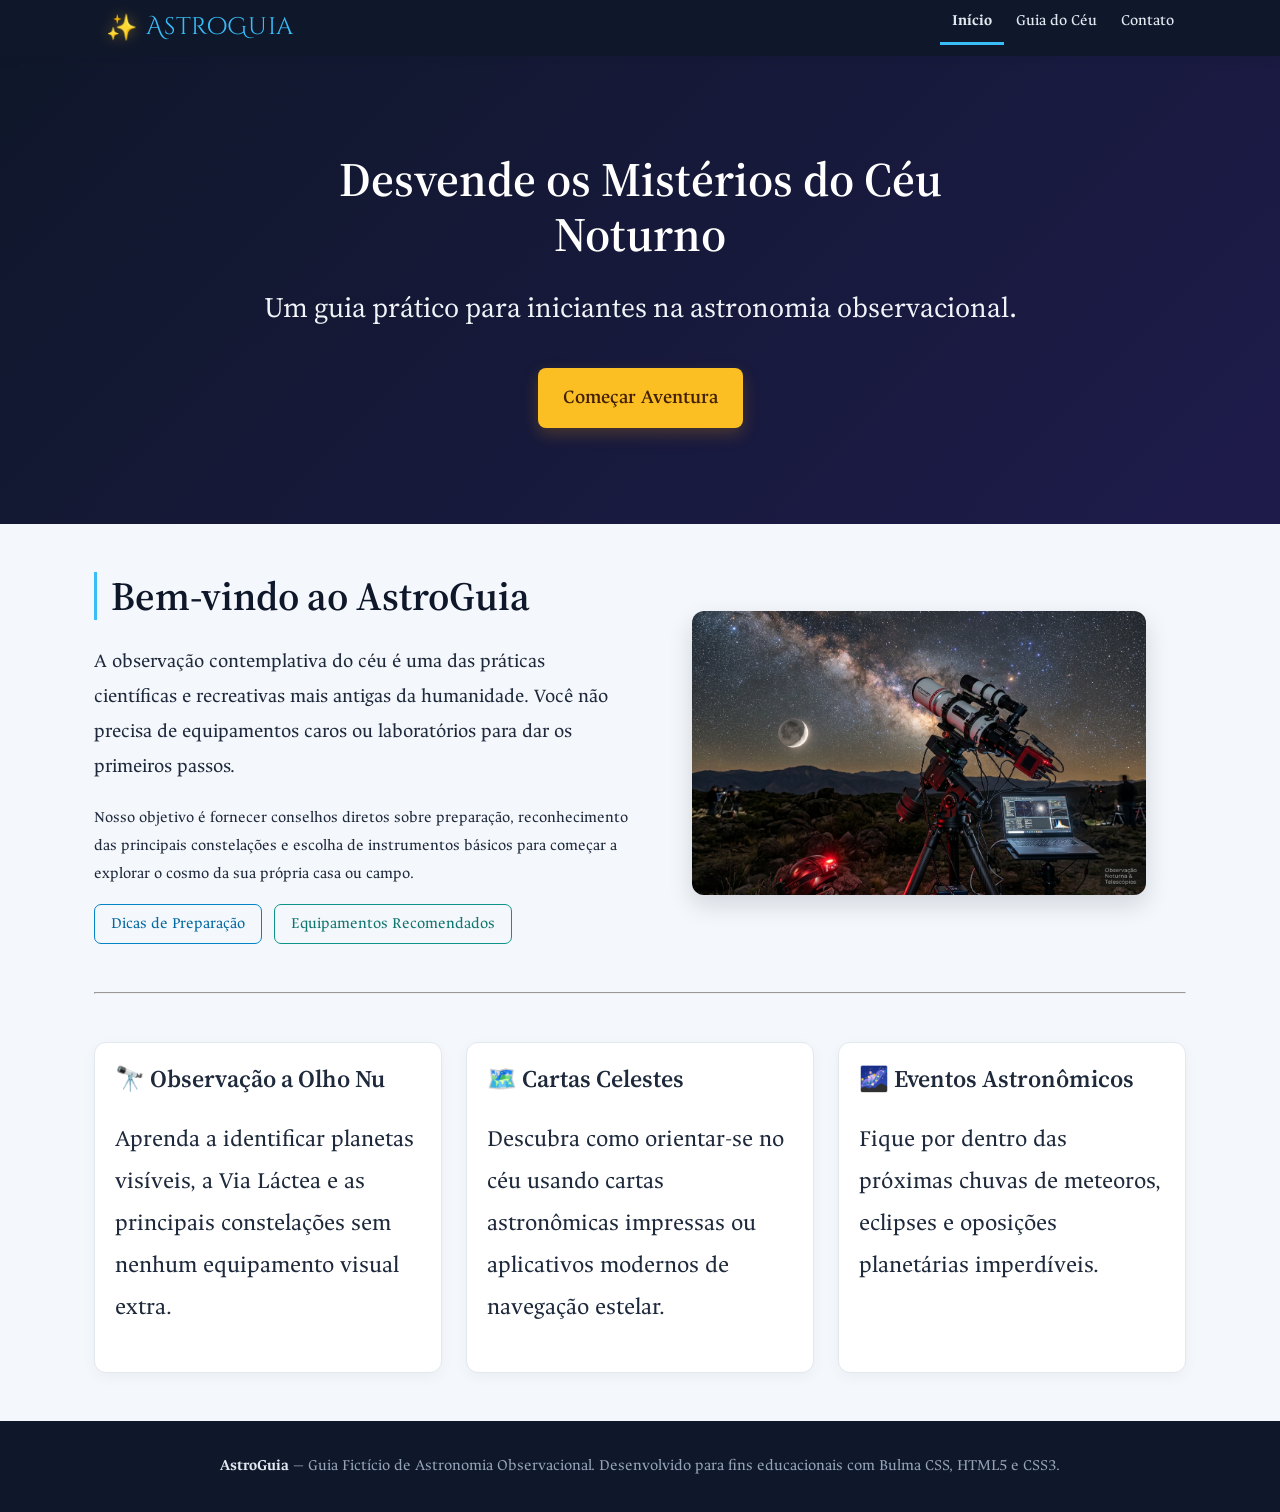
<file: index.html>
<!DOCTYPE html>
<html lang="pt-BR">
<head>
  <meta charset="UTF-8">
  <meta name="viewport" content="width=device-width, initial-scale=1.0">
  <title>Guia de Observação do Céu - Início</title>
  <link rel="preconnect" href="https://fonts.googleapis.com">
  <link rel="preconnect" href="https://fonts.gstatic.com" crossorigin>
  <link href="https://fonts.googleapis.com/css2?family=Cinzel+Decorative:wght@400&display=swap" rel="stylesheet">
  <link href="https://fonts.googleapis.com/css2?family=Ancizar+Serif:ital,wght@0,300..900;1,300..900&family=Source+Serif+4:ital,opsz,wght@0,8..60,200..900;1,8..60,200..900&display=swap" rel="stylesheet">
  <link rel="stylesheet" href="style.css">
</head>
<body>

  <!-- Header & Navigation -->
  <header class="header-custom">
    <nav class="navbar is-dark" aria-label="Navegação Principal">
      <div class="container">
        <div class="navbar-brand">
          <a class="navbar-item has-text-weight-bold is-size-4 title-logo" href="index.html">
            <span class="logo-sparkle" aria-hidden="true">✨</span><span class="cinzel-decorative-regular">AstroGuia</span>
          </a>
        </div>
        <div class="navbar-menu is-active">
          <div class="navbar-end">
            <ul class="navbar-nav-list">
              <li><a href="index.html" class="navbar-item is-active-page">Início</a></li>
              <li><a href="about.html" class="navbar-item">Guia do Céu</a></li>
              <li><a href="contact.html" class="navbar-item">Contato</a></li>
            </ul>
          </div>
        </div>
      </div>
    </nav>
  </header>

  <!-- Hero Section -->
  <section class="hero is-medium is-link hero-bg">
    <div class="hero-body text-center">
      <div class="container">
        <h1 class="title is-1 has-text-white">
          Desvende os Mistérios do Céu Noturno
        </h1>
        <p class="subtitle is-3 has-text-light mt-3">
          Um guia prático para iniciantes na astronomia observacional.
        </p>
        <a href="about.html" class="button is-warning is-large mt-4 font-weight-bold">Começar Aventura</a>
      </div>
    </div>
  </section>

  <!-- Main Content -->
  <main class="section">
    <div class="container">
      <div class="columns is-vcentered">
        <div class="column is-6">
          <h2 class="title is-2 custom-heading">Bem-vindo ao AstroGuia</h2>
          <p class="content is-size-5">
            A observação contemplativa do céu é uma das práticas científicas e recreativas mais antigas da humanidade. Você não precisa de equipamentos caros ou laboratórios para dar os primeiros passos.
          </p>
          <p class="content">
            Nosso objetivo é fornecer conselhos diretos sobre preparação, reconhecimento das principais constelações e escolha de instrumentos básicos para começar a explorar o cosmo da sua própria casa ou campo.
          </p>
          <div class="buttons">
            <a href="about.html#preparacao" class="button is-info is-outlined">Dicas de Preparação</a>
            <a href="about.html#equipamentos" class="button is-primary is-outlined">Equipamentos Recomendados</a>
          </div>
        </div>
        <div class="column is-6">
          <figure class="image custom-card-img">
            <img src="images/telescopio.png" alt="Telescópio montado sob o céu estrelado, com a Via Láctea e a Lua ao fundo">
          </figure>
        </div>
      </div>

      <hr class="my-6">

      <!-- Destaques -->
      <div class="columns">
        <div class="column is-4">
          <div class="box feature-card">
            <h3 class="title is-4">🔭 Observação a Olho Nu</h3>
            <p>Aprenda a identificar planetas visíveis, a Via Láctea e as principais constelações sem nenhum equipamento visual extra.</p>
          </div>
        </div>
        <div class="column is-4">
          <div class="box feature-card">
            <h3 class="title is-4">🗺️ Cartas Celestes</h3>
            <p>Descubra como orientar-se no céu usando cartas astronômicas impressas ou aplicativos modernos de navegação estelar.</p>
          </div>
        </div>
        <div class="column is-4">
          <div class="box feature-card">
            <h3 class="title is-4">🌌 Eventos Astronômicos</h3>
            <p>Fique por dentro das próximas chuvas de meteoros, eclipses e oposições planetárias imperdíveis.</p>
          </div>
        </div>
      </div>
    </div>
  </main>

  <!-- Footer -->
  <footer class="footer custom-footer">
    <div class="content has-text-centered">
      <p>
        <strong>AstroGuia</strong> — Guia Fictício de Astronomia Observacional. Desenvolvido para fins educacionais com Bulma CSS, HTML5 e CSS3.
      </p>
    </div>
  </footer>

</body>
</html>
</file>
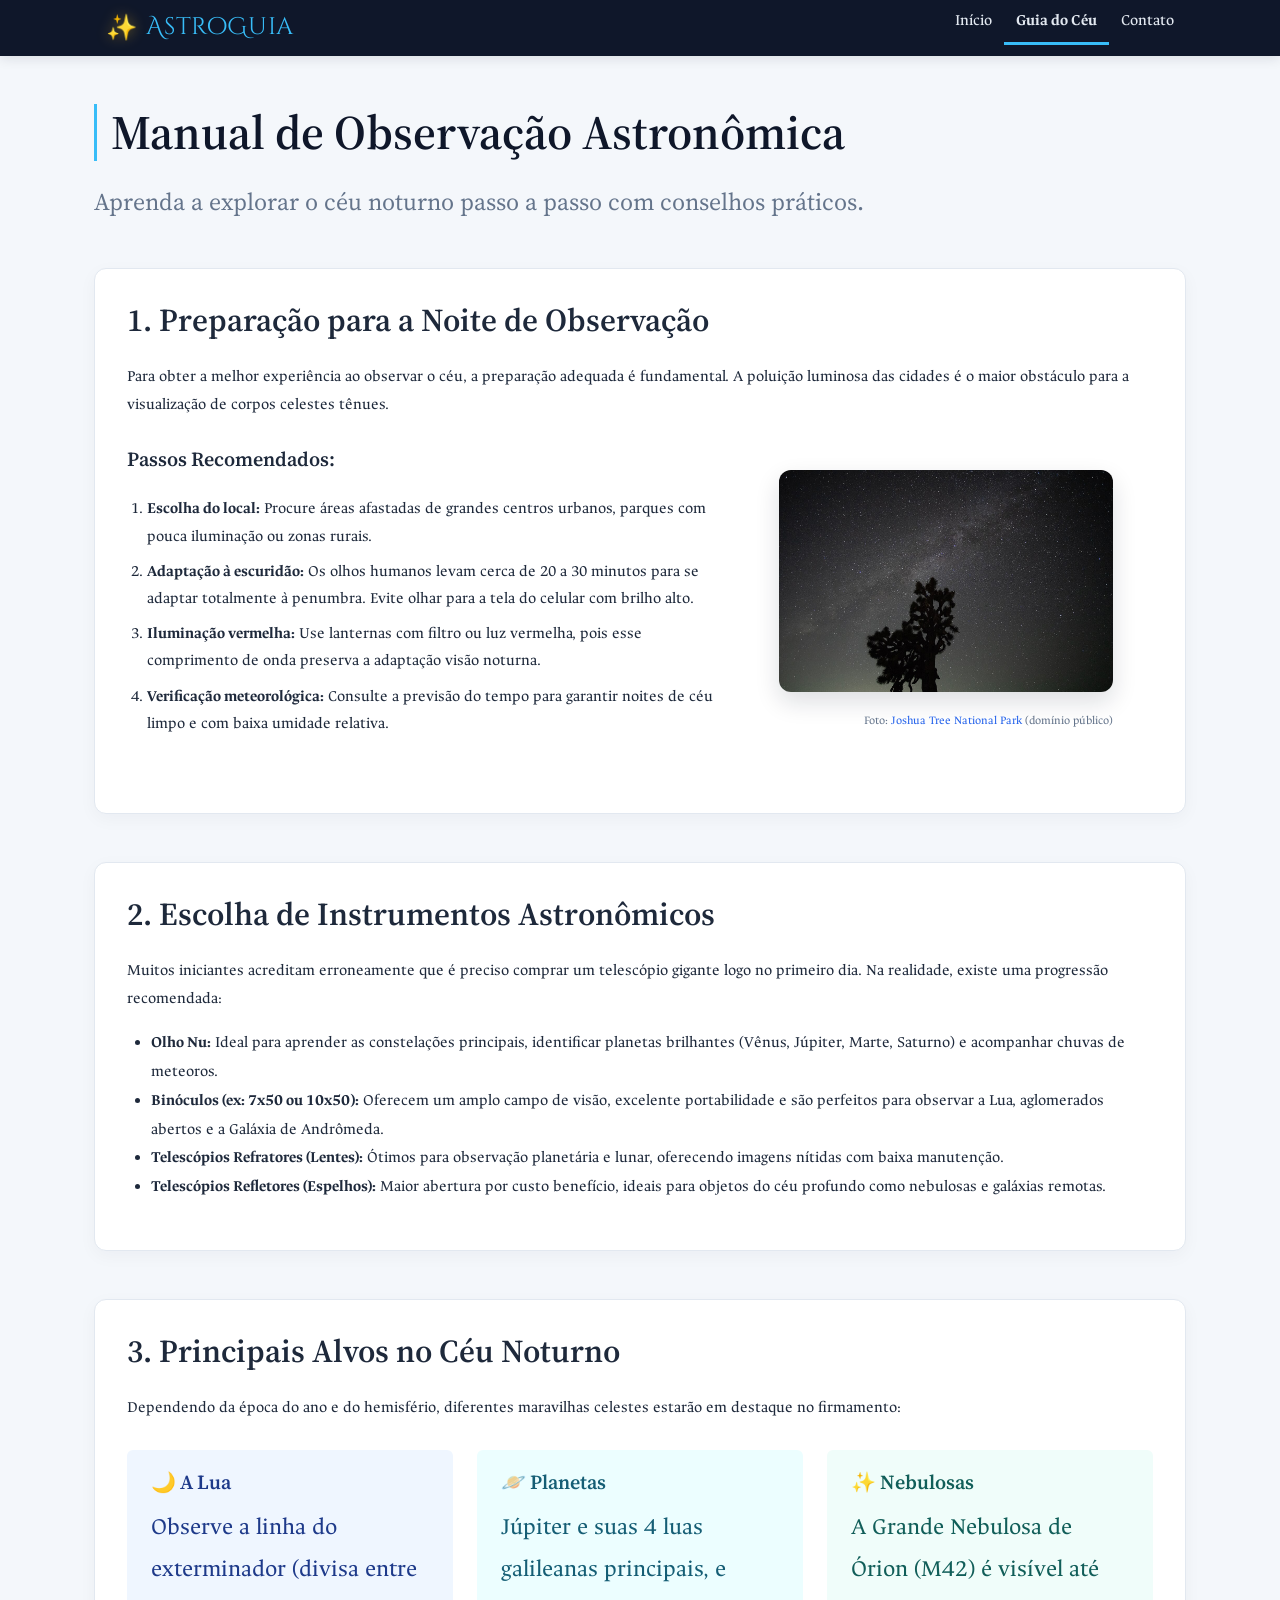
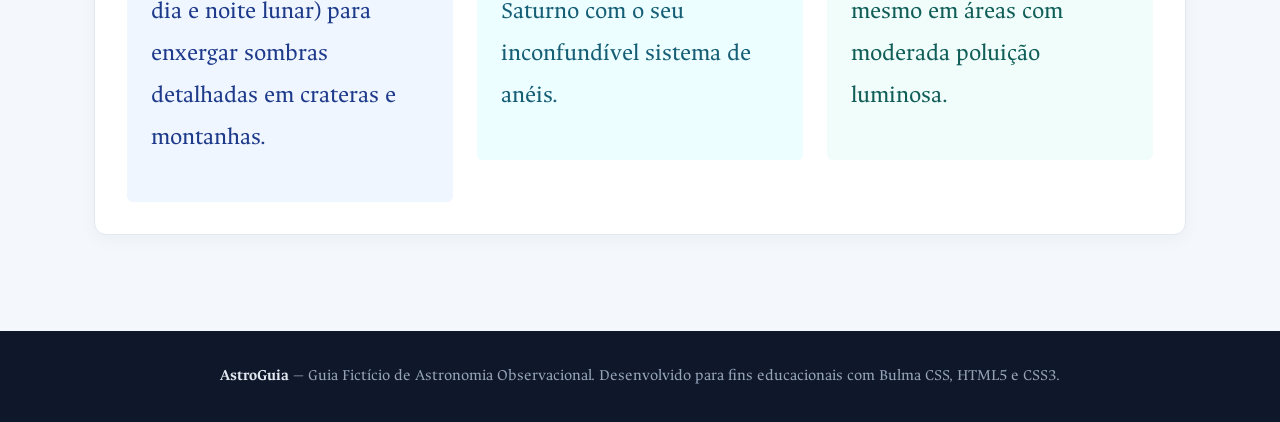
<file: about.html>
<!DOCTYPE html>
<html lang="pt-BR">
<head>
  <meta charset="UTF-8">
  <meta name="viewport" content="width=device-width, initial-scale=1.0">
  <title>Guia do Céu - Astronomia Observacional</title>
  <link rel="preconnect" href="https://fonts.googleapis.com">
  <link rel="preconnect" href="https://fonts.gstatic.com" crossorigin>
  <link href="https://fonts.googleapis.com/css2?family=Cinzel+Decorative:wght@400&display=swap" rel="stylesheet">
  <link href="https://fonts.googleapis.com/css2?family=Ancizar+Serif:ital,wght@0,300..900;1,300..900&family=Source+Serif+4:ital,opsz,wght@0,8..60,200..900;1,8..60,200..900&display=swap" rel="stylesheet">
  <link rel="stylesheet" href="style.css">
</head>
<body>

  <!-- Header & Navigation -->
  <header class="header-custom">
    <nav class="navbar is-dark" aria-label="Navegação Principal">
      <div class="container">
        <div class="navbar-brand">
          <a class="navbar-item has-text-weight-bold is-size-4 title-logo" href="index.html">
            <span class="logo-sparkle" aria-hidden="true">✨</span><span class="cinzel-decorative-regular">AstroGuia</span>
          </a>
        </div>
        <div class="navbar-menu is-active">
          <div class="navbar-end">
            <ul class="navbar-nav-list">
              <li><a href="index.html" class="navbar-item">Início</a></li>
              <li><a href="about.html" class="navbar-item is-active-page">Guia do Céu</a></li>
              <li><a href="contact.html" class="navbar-item">Contato</a></li>
            </ul>
          </div>
        </div>
      </div>
    </nav>
  </header>

  <main class="section">
    <div class="container">

      <!-- Intro Section -->
      <section class="mb-6">
        <h1 class="title is-1 custom-heading">Manual de Observação Astronômica</h1>
        <p class="subtitle is-4 text-muted">Aprenda a explorar o céu noturno passo a passo com conselhos práticos.</p>
      </section>

      <!-- Section: Preparação -->
      <section id="preparacao" class="box content-section mb-6">
        <h2 class="title is-3">1. Preparação para a Noite de Observação</h2>
        <p>
          Para obter a melhor experiência ao observar o céu, a preparação adequada é fundamental. A poluição luminosa das cidades é o maior obstáculo para a visualização de corpos celestes tênues.
        </p>

        <div class="columns is-vcentered my-4">
          <div class="column is-7">
            <h3 class="title is-5">Passos Recomendados:</h3>
            <ol class="custom-list">
              <li><strong>Escolha do local:</strong> Procure áreas afastadas de grandes centros urbanos, parques com pouca iluminação ou zonas rurais.</li>
              <li><strong>Adaptação à escuridão:</strong> Os olhos humanos levam cerca de 20 a 30 minutos para se adaptar totalmente à penumbra. Evite olhar para a tela do celular com brilho alto.</li>
              <li><strong>Iluminação vermelha:</strong> Use lanternas com filtro ou luz vermelha, pois esse comprimento de onda preserva a adaptação visão noturna.</li>
              <li><strong>Verificação meteorológica:</strong> Consulte a previsão do tempo para garantir noites de céu limpo e com baixa umidade relativa.</li>
            </ol>
          </div>
          <div class="column is-5">
            <figure class="image custom-card-img">
              <img src="images/mapa-estelar.jpg" alt="Via Láctea e céu estrelado sobre uma árvore Joshua no Parque Nacional Joshua Tree">
              <figcaption class="image-credit">
                Foto: <a href="https://commons.wikimedia.org/wiki/File:Stars_and_Milky_Way_above_a_Joshua_tree_(53433923406).jpg">Joshua Tree National Park</a> (domínio público)
              </figcaption>
            </figure>
          </div>
        </div>
      </section>

      <!-- Section: Equipamentos -->
      <section id="equipamentos" class="box content-section mb-6">
        <h2 class="title is-3">2. Escolha de Instrumentos Astronômicos</h2>
        <p>
          Muitos iniciantes acreditam erroneamente que é preciso comprar um telescópio gigante logo no primeiro dia. Na realidade, existe uma progressão recomendada:
        </p>

        <ul class="custom-bullet-list mt-3">
          <li><strong>Olho Nu:</strong> Ideal para aprender as constelações principais, identificar planetas brilhantes (Vênus, Júpiter, Marte, Saturno) e acompanhar chuvas de meteoros.</li>
          <li><strong>Binóculos (ex: 7x50 ou 10x50):</strong> Oferecem um amplo campo de visão, excelente portabilidade e são perfeitos para observar a Lua, aglomerados abertos e a Galáxia de Andrômeda.</li>
          <li><strong>Telescópios Refratores (Lentes):</strong> Ótimos para observação planetária e lunar, oferecendo imagens nítidas com baixa manutenção.</li>
          <li><strong>Telescópios Refletores (Espelhos):</strong> Maior abertura por custo benefício, ideais para objetos do céu profundo como nebulosas e galáxias remotas.</li>
        </ul>
      </section>

      <!-- Section: O que observar -->
      <section id="objetos" class="box content-section mb-6">
        <h2 class="title is-3">3. Principais Alvos no Céu Noturno</h2>
        <p>
          Dependendo da época do ano e do hemisfério, diferentes maravilhas celestes estarão em destaque no firmamento:
        </p>
        <div class="columns mt-2">
          <div class="column is-4">
            <div class="notification is-link is-light">
              <h4 class="title is-5">🌙 A Lua</h4>
              <p>Observe a linha do exterminador (divisa entre dia e noite lunar) para enxergar sombras detalhadas em crateras e montanhas.</p>
            </div>
          </div>
          <div class="column is-4">
            <div class="notification is-info is-light">
              <h4 class="title is-5">🪐 Planetas</h4>
              <p>Júpiter e suas 4 luas galileanas principais, e Saturno com o seu inconfundível sistema de anéis.</p>
            </div>
          </div>
          <div class="column is-4">
            <div class="notification is-primary is-light">
              <h4 class="title is-5">✨ Nebulosas</h4>
              <p>A Grande Nebulosa de Órion (M42) é visível até mesmo em áreas com moderada poluição luminosa.</p>
            </div>
          </div>
        </div>
      </section>

    </div>
  </main>

  <!-- Footer -->
  <footer class="footer custom-footer">
    <div class="content has-text-centered">
      <p>
        <strong>AstroGuia</strong> — Guia Fictício de Astronomia Observacional. Desenvolvido para fins educacionais com Bulma CSS, HTML5 e CSS3.
      </p>
    </div>
  </footer>

</body>
</html>
</file>
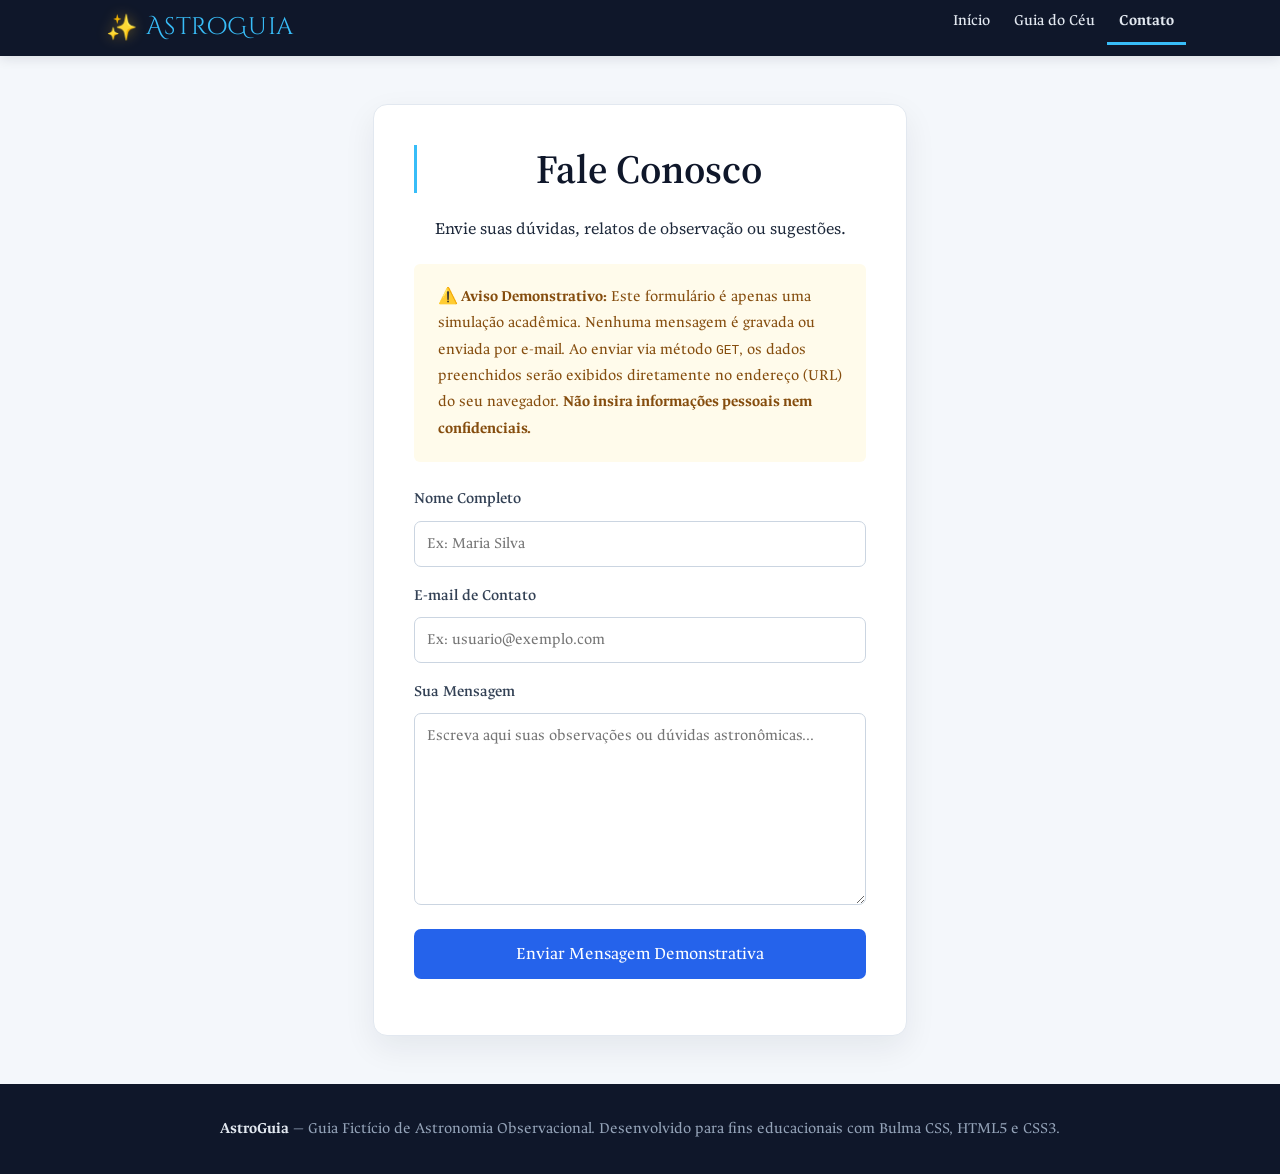
<file: contact.html>
<!DOCTYPE html>
<html lang="pt-BR">
<head>
  <meta charset="UTF-8">
  <meta name="viewport" content="width=device-width, initial-scale=1.0">
  <title>Contato - AstroGuia</title>
  <link rel="preconnect" href="https://fonts.googleapis.com">
  <link rel="preconnect" href="https://fonts.gstatic.com" crossorigin>
  <link href="https://fonts.googleapis.com/css2?family=Cinzel+Decorative:wght@400&display=swap" rel="stylesheet">
  <link href="https://fonts.googleapis.com/css2?family=Ancizar+Serif:ital,wght@0,300..900;1,300..900&family=Source+Serif+4:ital,opsz,wght@0,8..60,200..900;1,8..60,200..900&display=swap" rel="stylesheet">
  <link rel="stylesheet" href="style.css">
</head>
<body>

  <!-- Header & Navigation -->
  <header class="header-custom">
    <nav class="navbar is-dark" aria-label="Navegação Principal">
      <div class="container">
        <div class="navbar-brand">
          <a class="navbar-item has-text-weight-bold is-size-4 title-logo" href="index.html">
            <span class="logo-sparkle" aria-hidden="true">✨</span><span class="cinzel-decorative-regular">AstroGuia</span>
          </a>
        </div>
        <div class="navbar-menu is-active">
          <div class="navbar-end">
            <ul class="navbar-nav-list">
              <li><a href="index.html" class="navbar-item">Início</a></li>
              <li><a href="about.html" class="navbar-item">Guia do Céu</a></li>
              <li><a href="contact.html" class="navbar-item is-active-page">Contato</a></li>
            </ul>
          </div>
        </div>
      </div>
    </nav>
  </header>

  <main class="section">
    <div class="container">
      <div class="columns is-centered">
        <div class="column is-8-tablet is-6-desktop">
          
          <div class="box form-card">
            <h1 class="title is-2 custom-heading text-center">Fale Conosco</h1>
            <p class="subtitle is-6 text-center mb-5">Envie suas dúvidas, relatos de observação ou sugestões.</p>

            <!-- Aviso importante sobre a demonstração -->
            <div class="notification is-warning is-light mb-5" role="alert">
              <strong>⚠️ Aviso Demonstrativo:</strong> Este formulário é apenas uma simulação acadêmica. Nenhuma mensagem é gravada ou enviada por e-mail. Ao enviar via método <code>GET</code>, os dados preenchidos serão exibidos diretamente no endereço (URL) do seu navegador. <strong>Não insira informações pessoais nem confidenciais.</strong>
            </div>

            <!-- Formulário Demonstrativo usando GET para a própria contact.html -->
            <form action="contact.html" method="get">
              
              <div class="field">
                <label for="campo-nome" class="label">Nome Completo</label>
                <div class="control">
                  <input type="text" id="campo-nome" name="nome" class="input" placeholder="Ex: Maria Silva" required>
                </div>
              </div>

              <div class="field">
                <label for="campo-email" class="label">E-mail de Contato</label>
                <div class="control">
                  <input type="email" id="campo-email" name="email" class="input" placeholder="Ex: usuario@exemplo.com" required>
                </div>
              </div>

              <div class="field">
                <label for="campo-mensagem" class="label">Sua Mensagem</label>
                <div class="control">
                  <textarea id="campo-mensagem" name="mensagem" class="textarea" rows="5" placeholder="Escreva aqui suas observações ou dúvidas astronômicas..." required></textarea>
                </div>
              </div>

              <div class="field mt-5">
                <div class="control">
                  <button type="submit" class="button is-link is-fullwidth is-medium">Enviar Mensagem Demonstrativa</button>
                </div>
              </div>

            </form>

          </div>

        </div>
      </div>
    </div>
  </main>

  <!-- Footer -->
  <footer class="footer custom-footer">
    <div class="content has-text-centered">
      <p>
        <strong>AstroGuia</strong> — Guia Fictício de Astronomia Observacional. Desenvolvido para fins educacionais com Bulma CSS, HTML5 e CSS3.
      </p>
    </div>
  </footer>

</body>
</html>
</file>
<file: style.css>
/* Site layout and component styles */

:root {
  --primary-dark: #0f172a;
  --accent-color: #38bdf8;
  --bg-gradient: linear-gradient(135deg, #0f172a 0%, #1e1b4b 100%);
  --hover-highlight: #f59e0b;
  --surface-color: #ffffff;
  --border-color: #e2e8f0;
  --text-color: #1e293b;
  --muted-color: #64748b;
}

*,
*::before,
*::after {
  box-sizing: border-box;
}

body {
  font-family: 'Ancizar Serif', Georgia, serif;
  background-color: #f4f7fb;
  color: var(--text-color);
  min-height: 100vh;
  display: flex;
  flex-direction: column;
  line-height: 1.65;
  margin: 0;
}

main {
  flex: 1 0 auto;
  width: 100%;
}

h1,
h2,
h3,
h4,
h5,
h6,
.title,
.subtitle {
  font-family: 'Source Serif 4', Georgia, serif;
}

p {
  margin-top: 0;
}

a {
  color: #2563eb;
  text-decoration: none;
  transition: color 0.18s ease, text-decoration-color 0.18s ease;
}

a:not(.navbar-item):not(.button):hover,
a:not(.navbar-item):not(.button):focus-visible {
  color: #1d4ed8;
  text-decoration: underline;
  text-decoration-thickness: 1px;
  text-underline-offset: 0.2em;
}

img {
  max-width: 100%;
}

button,
input,
select,
textarea {
  font: inherit;
}

.container {
  width: 100%;
  max-width: 1140px;
  margin: 0 auto;
  padding: 0 1.5rem;
}

.section {
  padding: 3rem 1.5rem;
}

.columns {
  display: flex;
  flex-wrap: wrap;
  margin: -0.75rem;
}

.columns.is-vcentered {
  align-items: center;
}

.columns.is-centered {
  justify-content: center;
}

.column {
  display: block;
  flex: 1 1 0;
  min-width: 0;
  padding: 0.75rem;
}

.column.is-4 {
  flex: none;
  width: 33.3333%;
}

.column.is-5 {
  flex: none;
  width: 41.6667%;
}

.column.is-6 {
  flex: none;
  width: 50%;
}

.column.is-7 {
  flex: none;
  width: 58.3333%;
}

.buttons {
  display: flex;
  flex-wrap: wrap;
  align-items: center;
  gap: 0.75rem;
}

.button {
  appearance: none;
  display: inline-flex;
  align-items: center;
  justify-content: center;
  min-height: 2.5em;
  max-width: 100%;
  padding: 0.5em 1em;
  border: 1px solid transparent;
  border-radius: 7px;
  background-color: #f1f5f9;
  color: #0f172a;
  font-size: 1rem;
  line-height: 1.35;
  text-align: center;
  text-decoration: none;
  white-space: normal;
  overflow-wrap: anywhere;
  cursor: pointer;
  transition: background-color 0.2s ease, border-color 0.2s ease, color 0.2s ease, transform 0.2s ease;
}

.button.is-large {
  min-height: 3em;
  padding: 0.75em 1.25em;
  font-size: 1.25rem;
}

.button.is-medium {
  min-height: 2.75em;
  font-size: 1.125rem;
}

.button.is-fullwidth {
  display: flex;
  width: 100%;
}

.button.is-warning {
  background-color: #fbbf24;
  color: #422006;
}

.button.is-warning:hover,
.button.is-warning:focus {
  background-color: #f59e0b;
}

.button.is-link {
  background-color: #2563eb;
  color: #ffffff;
}

.button.is-link:hover,
.button.is-link:focus {
  background-color: #1d4ed8;
}

.button.is-info.is-outlined {
  border-color: #0284c7;
  background: transparent;
  color: #0369a1;
}

.button.is-primary.is-outlined {
  border-color: #0d9488;
  background: transparent;
  color: #0f766e;
}

.button.is-info.is-outlined:hover,
.button.is-primary.is-outlined:hover {
  background-color: #eff6ff;
}

.box {
  display: block;
  padding: 1.25rem;
  border-radius: 6px;
  background-color: #ffffff;
  box-shadow: 0 0.5em 1em -0.125em rgba(10, 10, 10, 0.1), 0 0 0 1px rgba(10, 10, 10, 0.02);
}

.notification {
  position: relative;
  padding: 1.25rem 1.5rem;
  border-radius: 6px;
}

.notification.is-warning.is-light {
  background-color: #fffbeb;
  color: #854d0e;
}

.notification.is-link.is-light {
  background-color: #eff6ff;
  color: #1e3a8a;
}

.notification.is-info.is-light {
  background-color: #ecfeff;
  color: #155e75;
}

.notification.is-primary.is-light {
  background-color: #f0fdfa;
  color: #115e59;
}

.notification .title {
  margin-bottom: 0.75rem;
}

.content > *:last-child {
  margin-bottom: 0;
}

.content p {
  margin-bottom: 1em;
}

.image {
  display: block;
}

.has-text-centered,
.text-center {
  text-align: center;
}

.has-text-weight-bold,
.font-weight-bold {
  font-weight: 700;
}

.has-text-white {
  color: #ffffff;
}

.has-text-light {
  color: #f1f5f9;
}

.is-size-4 {
  font-size: 1.5rem;
}

.is-size-5 {
  font-size: 1.25rem;
}

.is-1 {
  font-size: 3rem;
}

.is-2 {
  font-size: 2.5rem;
}

.is-3 {
  font-size: 2rem;
}

.is-4 {
  font-size: 1.5rem;
}

.is-5 {
  font-size: 1.25rem;
}

.is-light {
  font-weight: 400;
}

.is-centered {
  justify-content: center;
}

.is-vcentered {
  align-items: center;
}

.mt-2 {
  margin-top: 0.5rem;
}

.mt-3 {
  margin-top: 0.75rem;
}

.mt-4 {
  margin-top: 1rem;
}

.mt-5 {
  margin-top: 1.5rem;
}

.my-4 {
  margin-top: 1rem;
  margin-bottom: 1rem;
}

.my-6 {
  margin-top: 3rem;
  margin-bottom: 3rem;
}

.mb-5 {
  margin-bottom: 1.5rem;
}

.mb-6 {
  margin-bottom: 3rem;
}

/* Header & Navbar styling */
.header-custom {
  box-shadow: 0 2px 12px rgba(15, 23, 42, 0.12);
  position: relative;
  z-index: 1;
}

.header-custom .navbar.is-dark {
  background-color: var(--primary-dark);
}

.header-custom .navbar-menu {
  background-color: var(--primary-dark);
}

.navbar {
  min-height: 3.25rem;
}

.navbar .container {
  display: flex;
  align-items: stretch;
}

.navbar-brand {
  display: flex;
  align-items: stretch;
  flex-shrink: 0;
}

.navbar-menu {
  display: flex;
  flex-grow: 1;
  align-items: stretch;
}

.navbar-end {
  display: flex;
  align-items: stretch;
  justify-content: flex-end;
  margin-left: auto;
}

.title-logo {
  color: #38bdf8 !important;
  font-size: 1.5rem;
  gap: 0.55rem;
  letter-spacing: 0.025em;
}

.logo-sparkle {
  color: #fbbf24;
  font-family: 'Segoe UI Emoji', sans-serif;
  font-size: 1.05em;
  filter: drop-shadow(0 0 7px rgba(251, 191, 36, 0.45));
  line-height: 1;
}

.cinzel-decorative-regular {
  font-family: "Cinzel Decorative", serif;
  font-style: normal;
  font-weight: 400;
}

.navbar-nav-list {
  display: flex;
  flex-direction: row;
  list-style: none;
  margin: 0;
  padding: 0;
}

@media (max-width: 768px) {
  .navbar-nav-list {
    flex-direction: column;
    width: 100%;
  }
}

.navbar-item {
  display: flex;
  align-items: center;
  padding: 0.5rem 0.75rem;
  transition: background-color 0.2s ease, color 0.2s ease;
  font-weight: 500;
  text-decoration: none;
}

.navbar-menu .navbar-item {
  color: #e2e8f0;
}

.navbar-item:hover, .navbar-item:focus {
  background-color: #1e293b !important;
  color: #38bdf8 !important;
}

.navbar-item.is-active-page {
  border-bottom: 3px solid #38bdf8;
  font-weight: bold;
}

/* Hero Section */
.hero-bg {
  background: var(--bg-gradient) !important;
}

.hero {
  display: flex;
  align-items: stretch;
}

.hero.is-medium {
  min-height: 24rem;
}

.hero.is-link {
  background-color: #2563eb;
}

.hero-body {
  display: flex;
  align-items: center;
  width: 100%;
  padding: 3rem 1.5rem;
}

.hero-bg .hero-body {
  padding: 6rem 1.5rem;
}

.hero-bg .title {
  max-width: 760px;
  margin-right: auto;
  margin-left: auto;
  line-height: 1.15;
}

.hero-bg .subtitle {
  line-height: 1.5;
}

.hero-bg .button {
  border: 0;
  border-radius: 8px;
  font-weight: 600;
  box-shadow: 0 6px 16px rgba(245, 158, 11, 0.22);
}

.text-center {
  text-align: center;
}

/* Custom Headings & Cards */
.custom-heading {
  color: #0f172a;
  border-left: 3px solid var(--accent-color);
  padding-left: 0.875rem;
  line-height: 1.2;
}

.title {
  margin: 0 0 1.5rem;
  font-weight: 600;
  line-height: 1.2;
}

.subtitle {
  margin: 0 0 1.5rem;
  font-weight: 400;
  line-height: 1.45;
}

.title.is-1 {
  font-size: 3rem;
}

.title.is-2 {
  font-size: 2.5rem;
}

.title.is-3 {
  font-size: 2rem;
}

.title.is-4 {
  font-size: 1.5rem;
}

.title.is-5 {
  font-size: 1.25rem;
}

.subtitle.is-3 {
  font-size: 1.75rem;
}

.subtitle.is-4 {
  font-size: 1.5rem;
}

.subtitle.is-6 {
  font-size: 1rem;
}

.text-muted {
  color: var(--muted-color);
}

.feature-card {
  border: 1px solid var(--border-color);
  border-radius: 12px;
  box-shadow: 0 4px 14px rgba(15, 23, 42, 0.045);
  transition: transform 0.2s ease, box-shadow 0.2s ease;
  height: 100%;
}

.feature-card:hover {
  transform: translateY(-3px);
  box-shadow: 0 10px 24px rgba(15, 23, 42, 0.09);
}

.feature-card .title {
  line-height: 1.3;
}

.content-section {
  background: var(--surface-color);
  border: 1px solid var(--border-color);
  border-radius: 12px;
  padding: 2rem;
  box-shadow: 0 5px 18px rgba(15, 23, 42, 0.04);
}

main p {
  line-height: 1.75;
}

/* Lists styling */
.custom-list {
  padding-left: 1.25rem;
  line-height: 1.7;
}

.custom-list li {
  margin-bottom: 0.5rem;
}

.custom-bullet-list {
  list-style-type: disc;
  padding-left: 1.5rem;
  line-height: 1.8;
}

/* Form Styling */
.form-card {
  padding: 2.5rem;
  border: 1px solid var(--border-color);
  border-radius: 14px;
  background-color: var(--surface-color);
  box-shadow: 0 12px 32px rgba(15, 23, 42, 0.07);
}

.field {
  margin-bottom: 1rem;
}

.label {
  display: block;
  margin-bottom: 0.5rem;
  color: #334155;
  font-weight: 600;
}

.control {
  box-sizing: border-box;
}

.input,
.textarea {
  display: block;
  width: 100%;
  max-width: 100%;
  padding: 0.625rem 0.75rem;
  border: 1px solid #cbd5e1;
  border-radius: 7px;
  background-color: #ffffff;
  color: var(--text-color);
  font-size: 1rem;
  line-height: 1.5;
}

.textarea {
  min-height: 8rem;
  resize: vertical;
}

.form-card .input,
.form-card .textarea {
  border-color: #cbd5e1;
  border-radius: 7px;
  box-shadow: none;
}

.form-card .input:focus,
.form-card .textarea:focus {
  border-color: #38bdf8;
  box-shadow: 0 0 0 3px rgba(56, 189, 248, 0.16);
}

#campo-mensagem {
  min-height: 12rem;
  resize: vertical;
}

.button:hover, .button:focus {
  transform: translateY(-1px);
}

/* Images Responsive */
.custom-card-img img {
  border-radius: 12px;
  width: 100%;
  height: auto;
  object-fit: cover;
  box-shadow: 0 10px 24px rgba(15, 23, 42, 0.14);
}

.image-credit {
  margin-top: 0.5rem;
  color: #64748b;
  font-size: 0.75rem;
  text-align: right;
}

.image-credit a {
  color: #2563eb;
}

/* Footer Styling */
.custom-footer {
  background-color: var(--primary-dark);
  color: #94a3b8;
  padding: 2rem 1.5rem;
  margin-top: auto;
}

.footer {
  padding: 2rem 1.5rem;
}

.custom-footer strong {
  color: #e2e8f0;
}

@media (max-width: 768px) {
  .container {
    padding-right: 1.25rem;
    padding-left: 1.25rem;
  }

  .title.is-1 {
    font-size: 2.25rem;
  }

  .title.is-3 {
    font-size: 1.6rem;
  }

  main p,
  main .title {
    overflow-wrap: anywhere;
  }

  .navbar .container {
    flex-direction: column;
    padding: 0;
  }

  .navbar-brand {
    min-height: 3.5rem;
    padding: 0 0.5rem;
  }

  .navbar-menu,
  .navbar-end {
    width: 100%;
  }

  .navbar-nav-list {
    flex-direction: column;
    width: 100%;
  }

  .navbar-nav-list .navbar-item {
    min-height: 2.75rem;
    padding-left: 1rem;
  }

  .navbar-item.is-active-page {
    border-bottom-width: 0;
    border-left: 3px solid #38bdf8;
  }

  .column,
  .column.is-4,
  .column.is-5,
  .column.is-6,
  .column.is-7 {
    flex: none;
    width: 100%;
  }

  .column.is-8-tablet,
  .column.is-6-desktop {
    width: 100%;
  }

  .hero-bg .hero-body {
    padding: 4rem 1.25rem;
  }

  .hero-bg .title {
    font-size: 2.25rem !important;
  }

  .button.is-large {
    max-width: 100%;
  }

  .form-card .button.is-fullwidth {
    min-height: 3rem;
    padding: 0.75rem 0.9rem;
    line-height: 1.35;
    white-space: normal;
    overflow-wrap: anywhere;
  }

  .content-section,
  .form-card {
    padding: 1.5rem;
  }
}

@media (min-width: 769px) {
  .column.is-8-tablet {
    flex: none;
    width: 66.6667%;
  }

  .column.is-6-desktop {
    flex: none;
    width: 50%;
  }
}

@media (prefers-reduced-motion: reduce) {
  *,
  *::before,
  *::after {
    scroll-behavior: auto !important;
    transition-duration: 0.01ms !important;
  }
}
</file>
